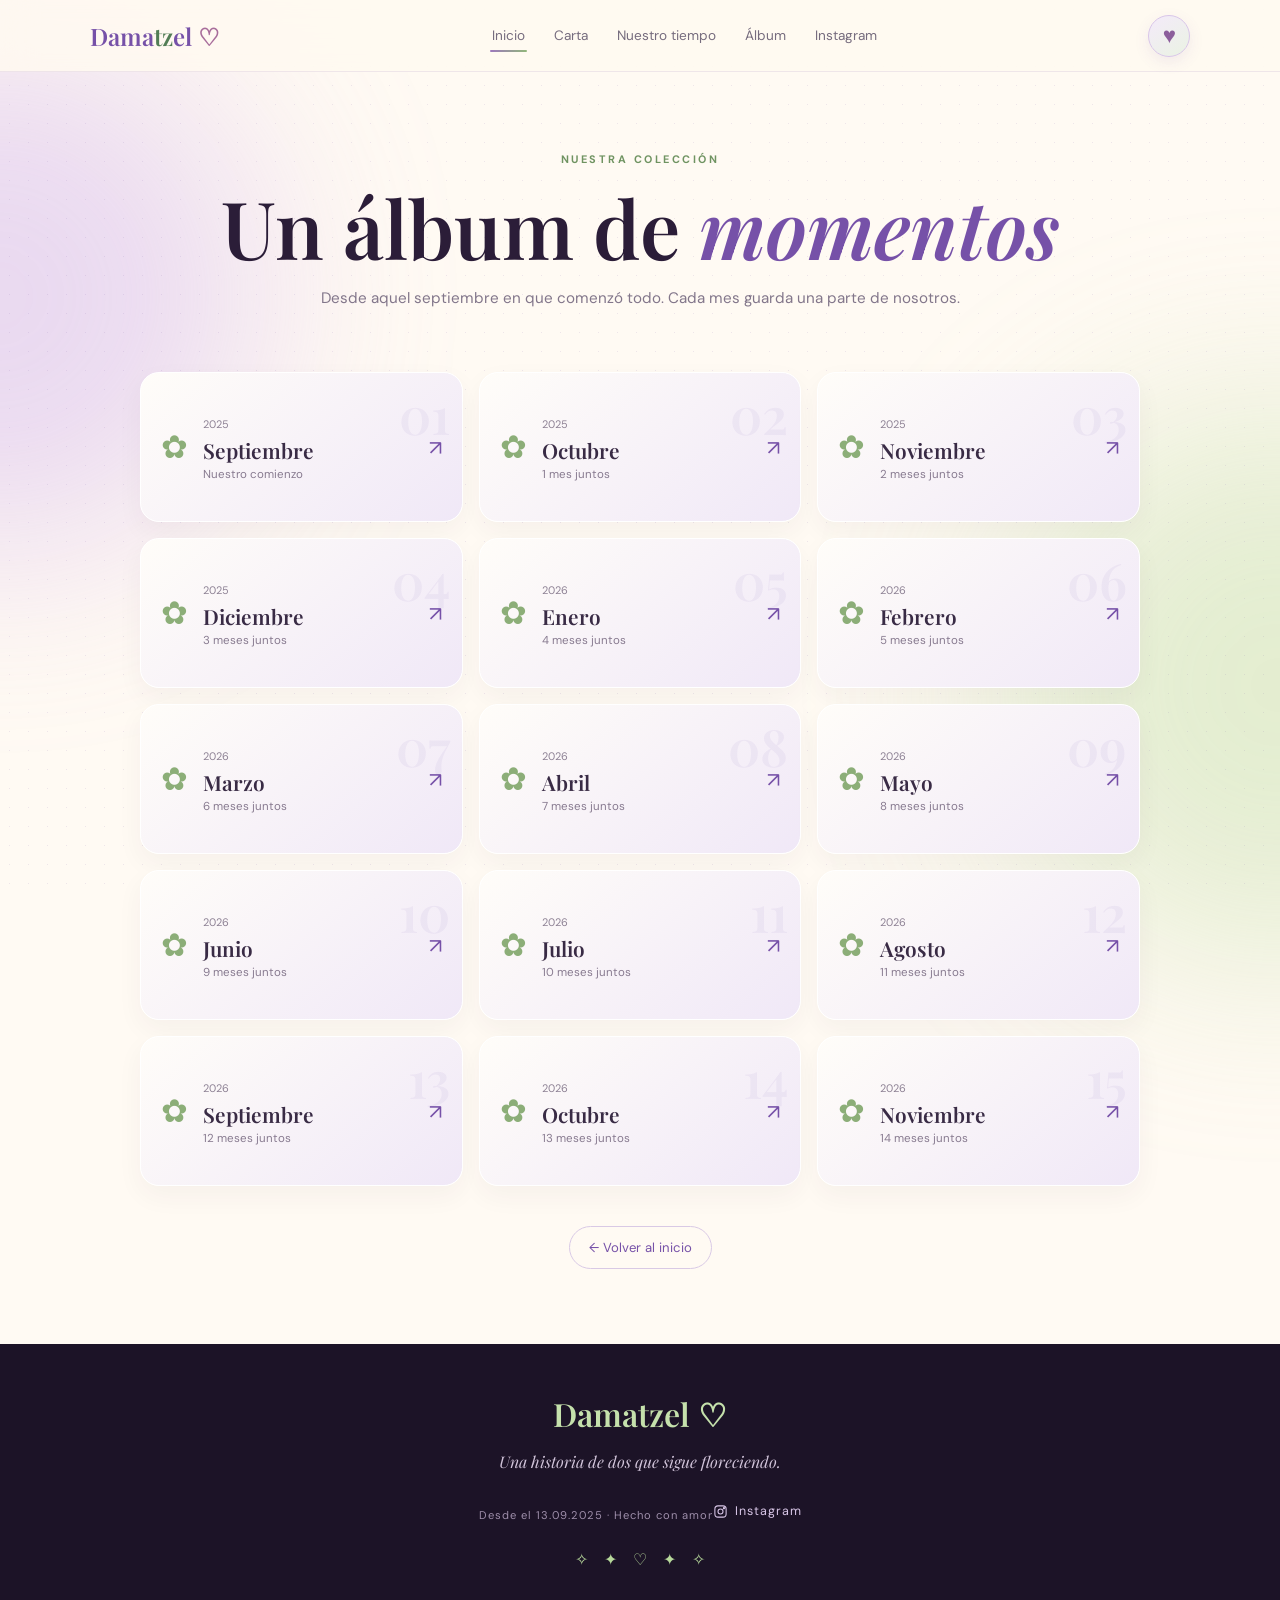
<file: album.html>
<!DOCTYPE html><html lang="es"><head><meta charset="UTF-8"><meta name="viewport" content="width=device-width,initial-scale=1"><meta name="theme-color" content="#24152f"><title>Nuestro álbum · Damatzel</title><link rel="preconnect" href="https://fonts.googleapis.com"><link rel="preconnect" href="https://fonts.gstatic.com" crossorigin><link href="https://fonts.googleapis.com/css2?family=DM+Sans:wght@400;500;600;700&family=Playfair+Display:ital,wght@0,500;0,600;0,700;1,500;1,600&display=swap" rel="stylesheet"><link rel="stylesheet" href="css/style.css"><script defer src="https://cdn.vercel-insights.com/v1/script.js"></script></head><body><div class="page-glow glow-a"></div><div class="page-glow glow-b"></div><div class="grain"></div><nav class="navbar"><a class="brand" href="index.html">Dama<span>tz</span>el <i>♡</i></a><div class="nav-links"><a class="active" href="index.html#inicio">Inicio</a><a href="carta.html">Carta</a><a href="tiempo.html">Nuestro tiempo</a><a href="album.html">Álbum</a><a href="index.html#instagram">Instagram</a></div><button class="heart-launch" id="heartButton" aria-label="Lanzar letras D y Y"><span>♥</span></button></nav><main class="inner-page"><section class="page-hero"><span class="eyebrow">NUESTRA COLECCIÓN</span><h1>Un álbum de <em>momentos</em></h1><p>Desde aquel septiembre en que comenzó todo. Cada mes guarda una parte de nosotros.</p></section><div class="album-month-grid" id="albumMonths"></div><a class="back-link" href="index.html">← Volver al inicio</a></main><footer><a class="footer-brand" href="index.html">Damatzel ♡</a><p>Una historia de dos que sigue floreciendo.</p><small>Desde el 13.09.2025 · Hecho con amor</small><a class="footer-instagram" href="https://www.instagram.com/_bryqnn" target="_blank" rel="noopener" aria-label="Instagram de Yatzel"><svg viewBox="0 0 24 24" aria-hidden="true"><rect x="3" y="3" width="18" height="18" rx="5"></rect><circle cx="12" cy="12" r="4"></circle><circle cx="17.5" cy="6.8" r="1"></circle></svg><span>Instagram</span></a><div class="footer-stars">✧　✦　♡　✦　✧</div></footer><div class="hearts-layer" id="heartsLayer" aria-hidden="true"></div><script src="js/app.js"></script><script src="js/pages.js"></script></body></html>
</file>
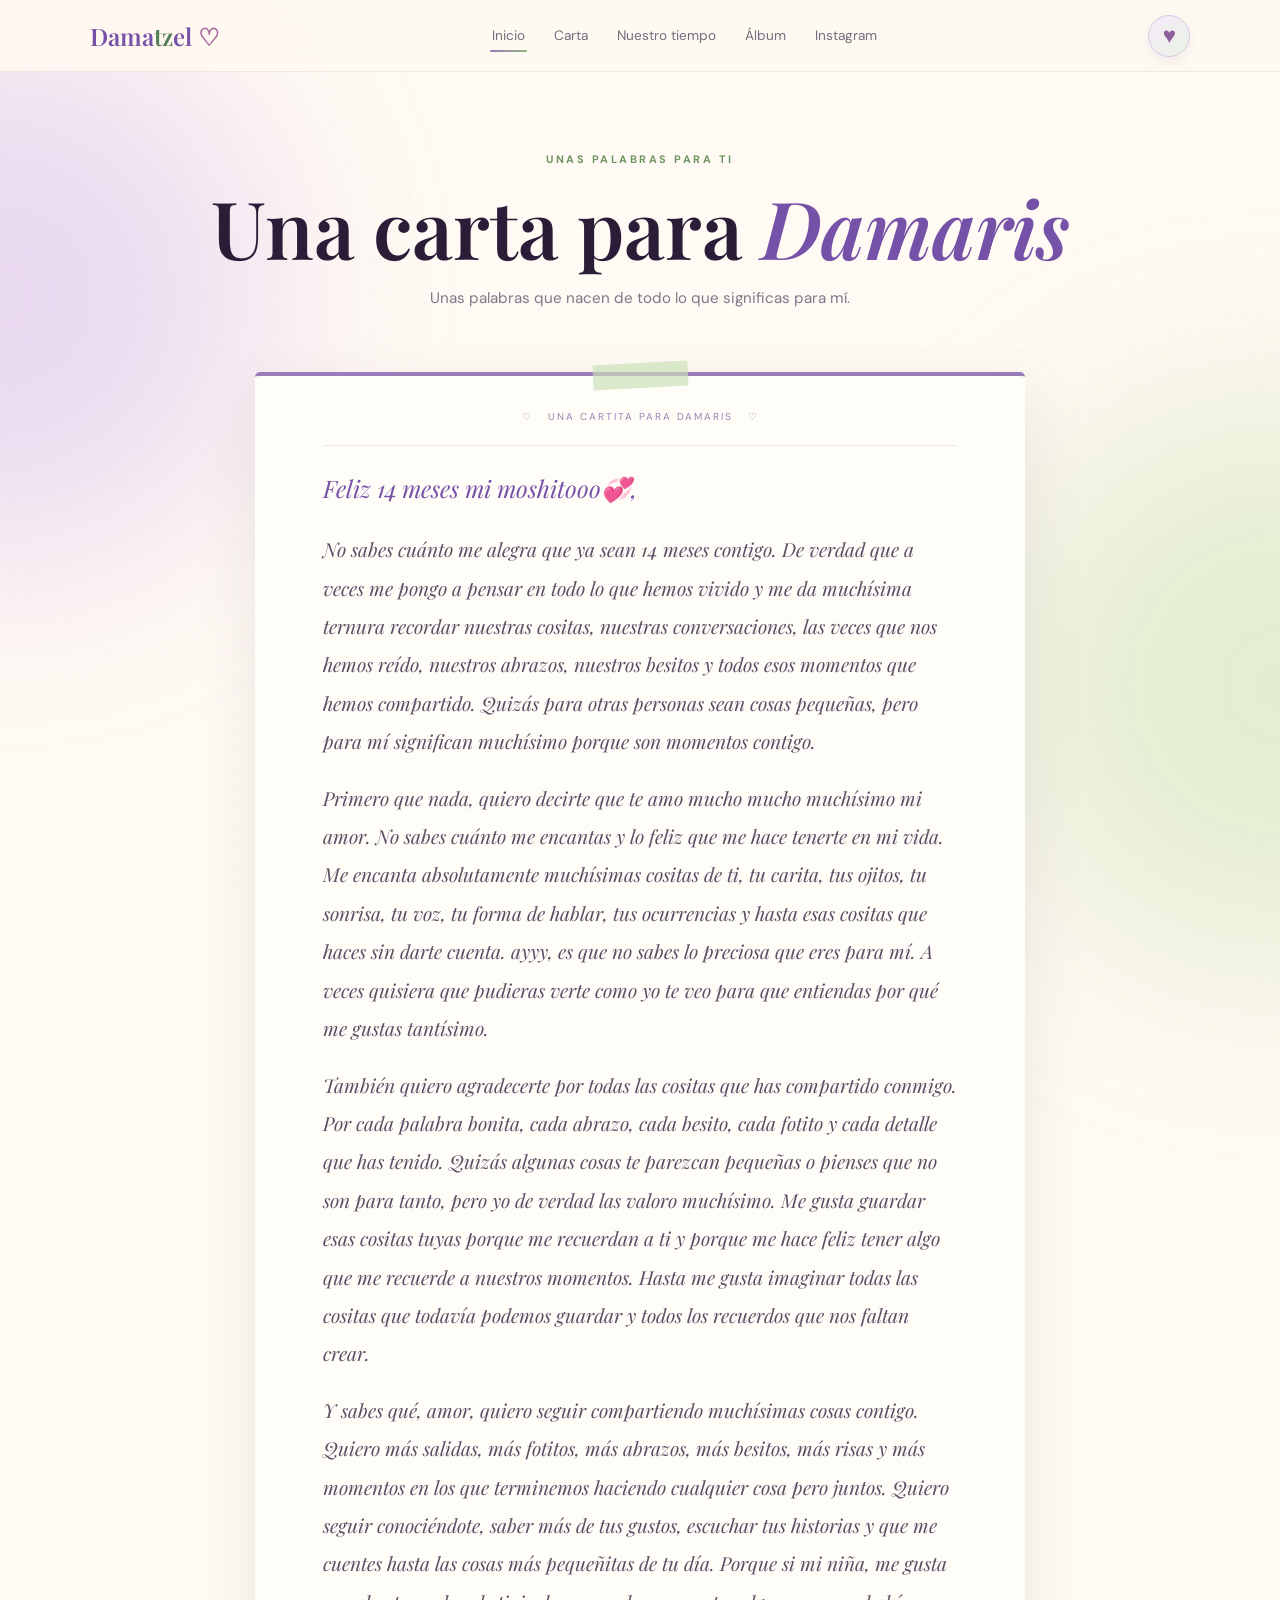
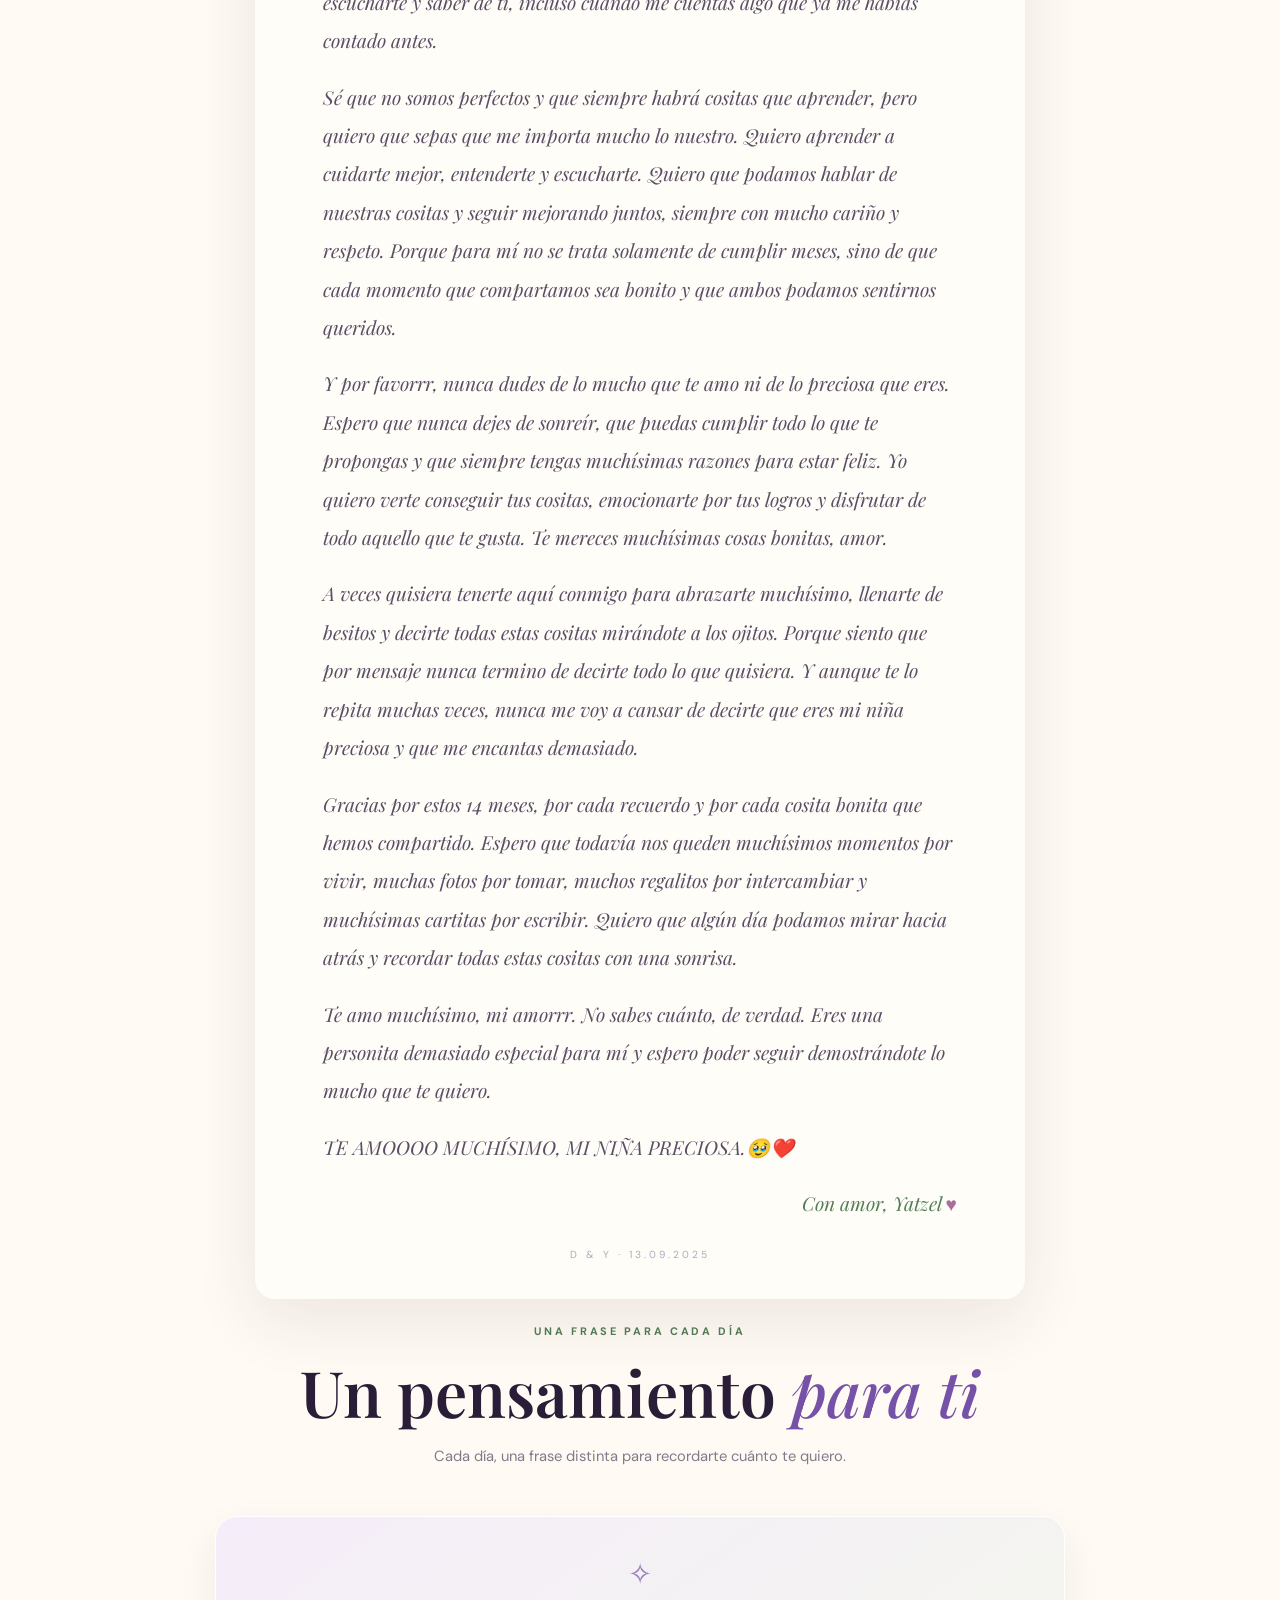
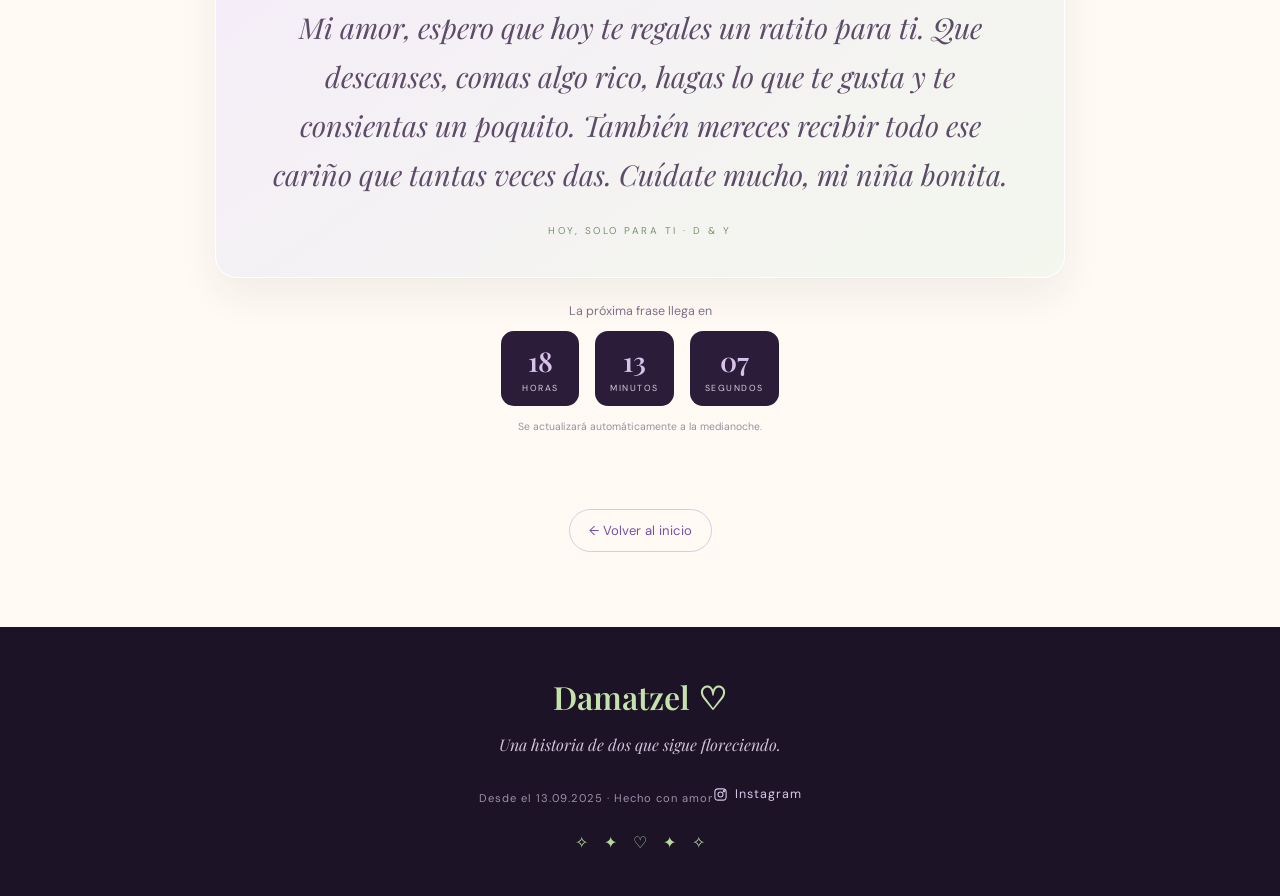
<file: carta.html>
<!DOCTYPE html><html lang="es"><head><meta charset="UTF-8"><meta name="viewport" content="width=device-width,initial-scale=1"><meta name="theme-color" content="#24152f"><title>Nuestra carta · Damatzel</title><link rel="preconnect" href="https://fonts.googleapis.com"><link rel="preconnect" href="https://fonts.gstatic.com" crossorigin><link href="https://fonts.googleapis.com/css2?family=DM+Sans:wght@400;500;600;700&family=Playfair+Display:ital,wght@0,500;0,600;0,700;1,500;1,600&display=swap" rel="stylesheet"><link rel="stylesheet" href="css/style.css"><script defer src="https://cdn.vercel-insights.com/v1/script.js"></script></head><body><div class="page-glow glow-a"></div><div class="page-glow glow-b"></div><div class="grain"></div><nav class="navbar"><a class="brand" href="index.html">Dama<span>tz</span>el <i>♡</i></a><div class="nav-links"><a class="active" href="index.html#inicio">Inicio</a><a href="carta.html">Carta</a><a href="tiempo.html">Nuestro tiempo</a><a href="album.html">Álbum</a><a href="index.html#instagram">Instagram</a></div><button class="heart-launch" id="heartButton" aria-label="Lanzar letras D y Y"><span>♥</span></button></nav><main class="inner-page">
 <section class="page-hero"><span class="eyebrow">UNAS PALABRAS PARA TI</span><h1>Una carta para <em>Damaris</em></h1><p>Unas palabras que nacen de todo lo que significas para mí.</p></section>
 <div class="dedication-stack"><article class="letter reveal"><div class="letter-tape"></div><div class="letter-top">♡ &nbsp; UNA CARTITA PARA DAMARIS &nbsp; ♡</div><div class="letter-body">
  <p class="dear">Feliz 14 meses mi moshitooo💞,</p>
  <p>No sabes cuánto me alegra que ya sean 14 meses contigo. De verdad que a veces me pongo a pensar en todo lo que hemos vivido y me da muchísima ternura recordar nuestras cositas, nuestras conversaciones, las veces que nos hemos reído, nuestros abrazos, nuestros besitos y todos esos momentos que hemos compartido. Quizás para otras personas sean cosas pequeñas, pero para mí significan muchísimo porque son momentos contigo.</p>
  <p>Primero que nada, quiero decirte que te amo mucho mucho muchísimo mi amor. No sabes cuánto me encantas y lo feliz que me hace tenerte en mi vida. Me encanta absolutamente muchísimas cositas de ti, tu carita, tus ojitos, tu sonrisa, tu voz, tu forma de hablar, tus ocurrencias y hasta esas cositas que haces sin darte cuenta. ayyy, es que no sabes lo preciosa que eres para mí. A veces quisiera que pudieras verte como yo te veo para que entiendas por qué me gustas tantísimo.</p>
  <p>También quiero agradecerte por todas las cositas que has compartido conmigo. Por cada palabra bonita, cada abrazo, cada besito, cada fotito y cada detalle que has tenido. Quizás algunas cosas te parezcan pequeñas o pienses que no son para tanto, pero yo de verdad las valoro muchísimo. Me gusta guardar esas cositas tuyas porque me recuerdan a ti y porque me hace feliz tener algo que me recuerde a nuestros momentos. Hasta me gusta imaginar todas las cositas que todavía podemos guardar y todos los recuerdos que nos faltan crear.</p>
  <p>Y sabes qué, amor, quiero seguir compartiendo muchísimas cosas contigo. Quiero más salidas, más fotitos, más abrazos, más besitos, más risas y más momentos en los que terminemos haciendo cualquier cosa pero juntos. Quiero seguir conociéndote, saber más de tus gustos, escuchar tus historias y que me cuentes hasta las cosas más pequeñitas de tu día. Porque si mi niña, me gusta escucharte y saber de ti, incluso cuando me cuentas algo que ya me habías contado antes.</p>
  <p>Sé que no somos perfectos y que siempre habrá cositas que aprender, pero quiero que sepas que me importa mucho lo nuestro. Quiero aprender a cuidarte mejor, entenderte y escucharte. Quiero que podamos hablar de nuestras cositas y seguir mejorando juntos, siempre con mucho cariño y respeto. Porque para mí no se trata solamente de cumplir meses, sino de que cada momento que compartamos sea bonito y que ambos podamos sentirnos queridos.</p>
  <p>Y por favorrr, nunca dudes de lo mucho que te amo ni de lo preciosa que eres. Espero que nunca dejes de sonreír, que puedas cumplir todo lo que te propongas y que siempre tengas muchísimas razones para estar feliz. Yo quiero verte conseguir tus cositas, emocionarte por tus logros y disfrutar de todo aquello que te gusta. Te mereces muchísimas cosas bonitas, amor.</p>
  <p>A veces quisiera tenerte aquí conmigo para abrazarte muchísimo, llenarte de besitos y decirte todas estas cositas mirándote a los ojitos. Porque siento que por mensaje nunca termino de decirte todo lo que quisiera. Y aunque te lo repita muchas veces, nunca me voy a cansar de decirte que eres mi niña preciosa y que me encantas demasiado.</p>
  <p>Gracias por estos 14 meses, por cada recuerdo y por cada cosita bonita que hemos compartido. Espero que todavía nos queden muchísimos momentos por vivir, muchas fotos por tomar, muchos regalitos por intercambiar y muchísimas cartitas por escribir. Quiero que algún día podamos mirar hacia atrás y recordar todas estas cositas con una sonrisa.</p>
  <p>Te amo muchísimo, mi amorrr. No sabes cuánto, de verdad. Eres una personita demasiado especial para mí y espero poder seguir demostrándote lo mucho que te quiero.</p>
  <p>TE AMOOOO MUCHÍSIMO, MI NIÑA PRECIOSA.🥹❤️</p>
  <p class="signature">Con amor, Yatzel <b>♥</b></p>
 </div><div class="letter-foot">D & Y · 13.09.2025</div></article></div>
 <section class="daily-note-section">
  <div class="section-head"><span class="eyebrow">UNA FRASE PARA CADA DÍA</span><h2>Un pensamiento <em>para ti</em></h2><p>Cada día, una frase distinta para recordarte cuánto te quiero.</p></div>
  <article class="daily-note-card reveal"><span class="daily-note-spark">✧</span><p id="dailyPhrase">Cada día guardaré una frase nueva para ti. ♡</p><span class="daily-note-footer"><span id="phraseDate">HOY, SOLO PARA TI</span> · D & Y</span></article>
  <div class="daily-countdown"><span>La próxima frase llega en</span><div class="daily-countdown-grid"><div><b id="phraseHours">00</b><small>HORAS</small></div><div><b id="phraseMinutes">00</b><small>MINUTOS</small></div><div><b id="phraseSeconds">00</b><small>SEGUNDOS</small></div></div><small class="daily-countdown-caption">Se actualizará automáticamente a la medianoche.</small></div>
 </section>
 <a class="back-link" href="index.html">← Volver al inicio</a>
</main>
<footer><a class="footer-brand" href="index.html">Damatzel ♡</a><p>Una historia de dos que sigue floreciendo.</p><small>Desde el 13.09.2025 · Hecho con amor</small><a class="footer-instagram" href="https://www.instagram.com/_bryqnn" target="_blank" rel="noopener" aria-label="Instagram de Yatzel"><svg viewBox="0 0 24 24" aria-hidden="true"><rect x="3" y="3" width="18" height="18" rx="5"></rect><circle cx="12" cy="12" r="4"></circle><circle cx="17.5" cy="6.8" r="1"></circle></svg><span>Instagram</span></a><div class="footer-stars">✧　✦　♡　✦　✧</div></footer><div class="hearts-layer" id="heartsLayer" aria-hidden="true"></div>
<script src="js/app.js"></script><script src="frases.js"></script><script src="js/daily-phrase.js"></script>
</body></html>
</file>
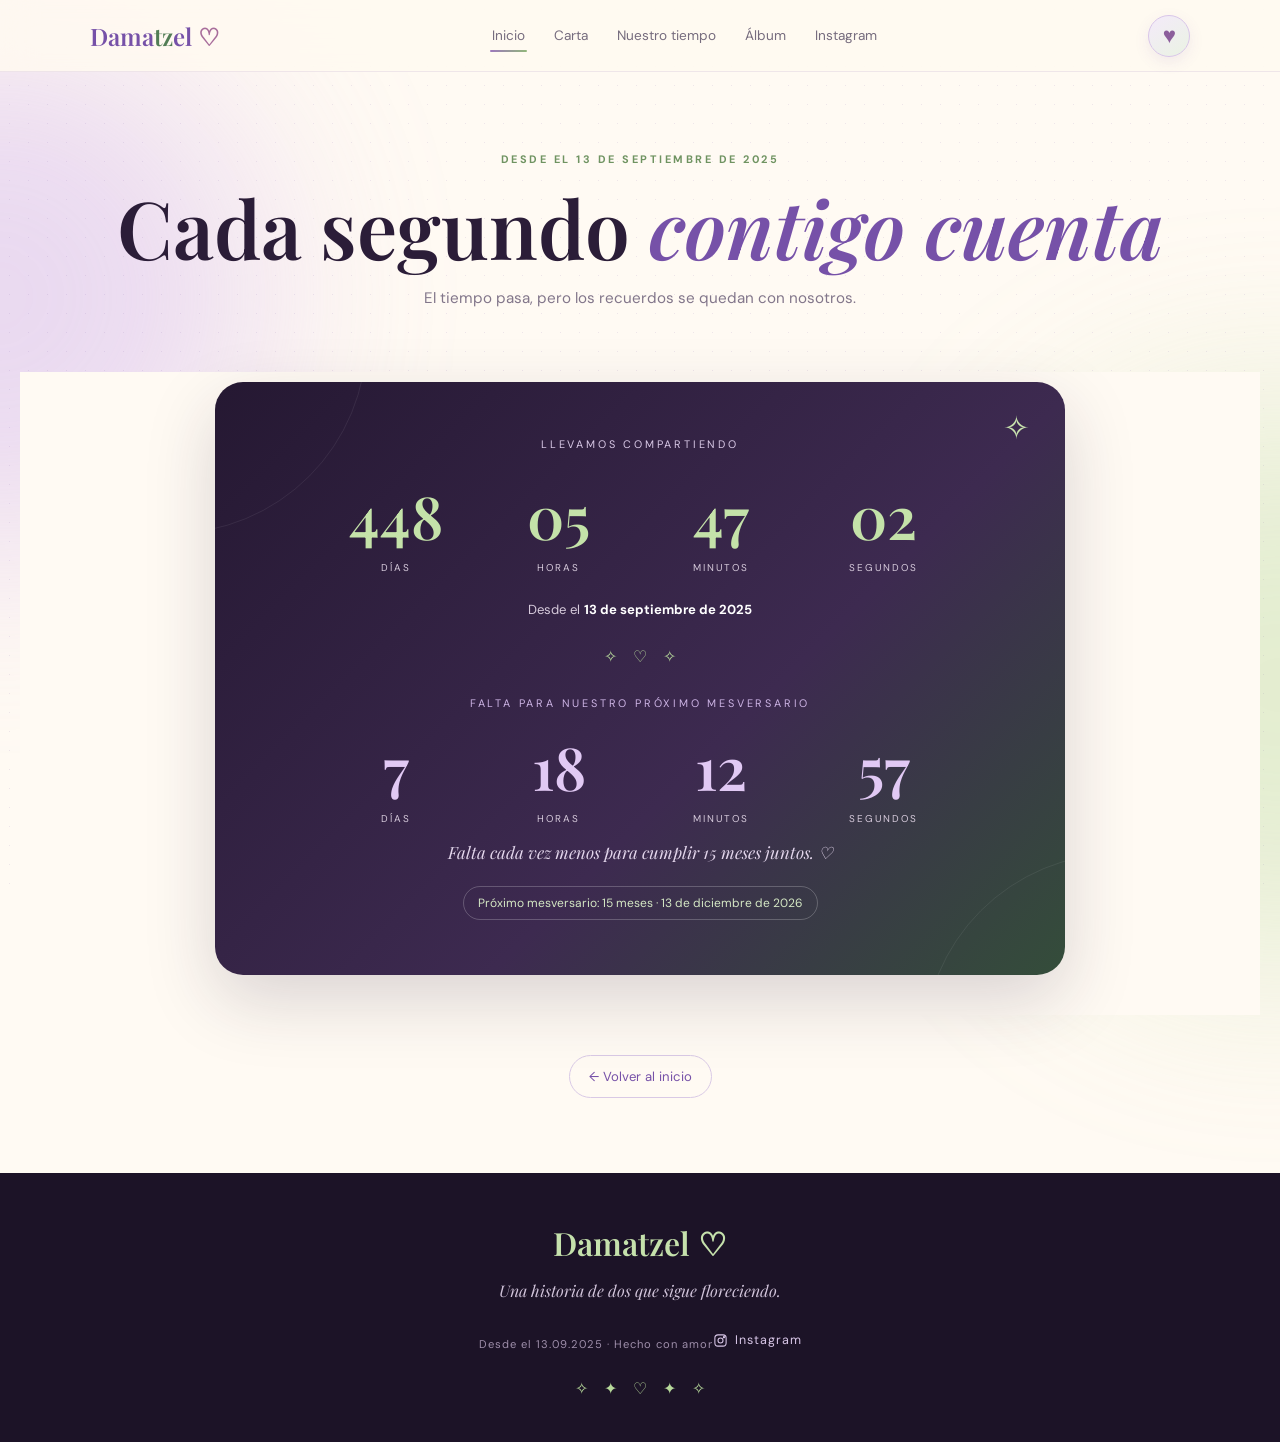
<file: tiempo.html>
<!DOCTYPE html><html lang="es"><head><meta charset="UTF-8"><meta name="viewport" content="width=device-width,initial-scale=1"><meta name="theme-color" content="#24152f"><title>Nuestro tiempo · Damatzel</title><link rel="preconnect" href="https://fonts.googleapis.com"><link rel="preconnect" href="https://fonts.gstatic.com" crossorigin><link href="https://fonts.googleapis.com/css2?family=DM+Sans:wght@400;500;600;700&family=Playfair+Display:ital,wght@0,500;0,600;0,700;1,500;1,600&display=swap" rel="stylesheet"><link rel="stylesheet" href="css/style.css"><script defer src="https://cdn.vercel-insights.com/v1/script.js"></script></head><body><div class="page-glow glow-a"></div><div class="page-glow glow-b"></div><div class="grain"></div><nav class="navbar"><a class="brand" href="index.html">Dama<span>tz</span>el <i>♡</i></a><div class="nav-links"><a class="active" href="index.html#inicio">Inicio</a><a href="carta.html">Carta</a><a href="tiempo.html">Nuestro tiempo</a><a href="album.html">Álbum</a><a href="index.html#instagram">Instagram</a></div><button class="heart-launch" id="heartButton" aria-label="Lanzar letras D y Y"><span>♥</span></button></nav><main class="inner-page"><section class="page-hero"><span class="eyebrow">DESDE EL 13 DE SEPTIEMBRE DE 2025</span><h1>Cada segundo <em>contigo cuenta</em></h1><p>El tiempo pasa, pero los recuerdos se quedan con nosotros.</p></section><section class="time-section section time-page-section"><div class="time-card reveal"><div class="card-sparkle">✧</div><div class="time-label">LLEVAMOS COMPARTIENDO</div><div class="elapsed-grid"><div><strong id="totalDays">—</strong><span>DÍAS</span></div><div><strong id="elapsedHours">—</strong><span>HORAS</span></div><div><strong id="elapsedMinutes">—</strong><span>MINUTOS</span></div><div><strong id="elapsedSeconds">—</strong><span>SEGUNDOS</span></div></div><div class="since-date">Desde el <b>13 de septiembre de 2025</b></div><div class="divider-heart">✧　♡　✧</div><div class="next-label">FALTA PARA NUESTRO PRÓXIMO MESVERSARIO</div><div class="countdown-grid"><div><strong id="cdDays">—</strong><span>DÍAS</span></div><div><strong id="cdHours">—</strong><span>HORAS</span></div><div><strong id="cdMinutes">—</strong><span>MINUTOS</span></div><div><strong id="cdSeconds">—</strong><span>SEGUNDOS</span></div></div><p class="next-caption" id="nextCaption">Cada día es un recuerdo más. ♡</p><div class="month-badge" id="monthBadge">Nuestro próximo mesversario</div></div></section><a class="back-link" href="index.html">← Volver al inicio</a></main><footer><a class="footer-brand" href="index.html">Damatzel ♡</a><p>Una historia de dos que sigue floreciendo.</p><small>Desde el 13.09.2025 · Hecho con amor</small><a class="footer-instagram" href="https://www.instagram.com/_bryqnn" target="_blank" rel="noopener" aria-label="Instagram de Yatzel"><svg viewBox="0 0 24 24" aria-hidden="true"><rect x="3" y="3" width="18" height="18" rx="5"></rect><circle cx="12" cy="12" r="4"></circle><circle cx="17.5" cy="6.8" r="1"></circle></svg><span>Instagram</span></a><div class="footer-stars">✧　✦　♡　✦　✧</div></footer><div class="hearts-layer" id="heartsLayer" aria-hidden="true"></div><script src="js/app.js"></script><script src="js/pages.js"></script></body></html>
</file>
<file: css/style.css>
*{box-sizing:border-box}html{scroll-behavior:smooth}body{margin:0;color:#30243b;background:#fffaf3;font-family:"DM Sans",sans-serif;overflow-x:hidden}a{color:inherit;text-decoration:none}button{font:inherit}.page-glow{position:fixed;z-index:-3;pointer-events:none;border-radius:50%;filter:blur(100px);opacity:.38}.glow-a{width:520px;height:520px;background:#c7a4ed;top:4%;left:-260px}.glow-b{width:560px;height:560px;background:#b8d99b;right:-280px;top:45%}.grain{position:fixed;inset:0;z-index:-2;pointer-events:none;opacity:.12;background-image:radial-gradient(#7651a8 0.6px,transparent .6px);background-size:19px 19px}.navbar{height:72px;position:sticky;top:0;z-index:20;display:flex;align-items:center;justify-content:space-between;padding:0 clamp(18px,7vw,100px);background:#fffaf0dc;backdrop-filter:blur(17px);border-bottom:1px solid #7651a81e}.brand,.footer-brand{font:600 1.5rem "Playfair Display";color:#7651a8}.brand span{color:#527d55}.brand i{font-style:normal;color:#a86d9b}.nav-links{display:flex;gap:25px;color:#766c7e;font-size:.85rem}.nav-links a:hover{color:#7651a8}.heart-launch{width:42px;height:42px;border-radius:50%;border:1px solid #d8c5e8;background:linear-gradient(145deg,#f4eafa,#eaf3e3);color:#8c5e9c;font-size:1.4rem;cursor:pointer;box-shadow:0 5px 15px #7651a81a;transition:.25s}.heart-launch:hover{transform:scale(1.12) rotate(-10deg)}.hero{min-height:calc(100vh - 72px);display:grid;place-items:center;text-align:center;position:relative;overflow:hidden;background:radial-gradient(ellipse at 50% 45%,#fff 0,#fffaf4 43%,#eee5f7 100%)}.hero:before{content:"";position:absolute;inset:0;background:radial-gradient(ellipse at 15% 20%,#c8a9e64c,transparent 35%),radial-gradient(ellipse at 85% 75%,#b7d99b5c,transparent 36%)}.hero-inner{position:relative;z-index:2;padding:65px 20px 95px;animation:heroIn 1.2s both}.pill{display:inline-flex;gap:9px;align-items:center;border:1px solid #bba3d2;border-radius:99px;padding:9px 17px;color:#527d55;background:#ffffffb8;font-size:.67rem;letter-spacing:2px}.pill span{color:#a86d9b}.names{margin:34px 0 7px;color:#887393;letter-spacing:5px;font-size:.78rem}.names b{color:#709766;margin:0 7px}.hero h1{font:600 clamp(4.2rem,13vw,9.7rem)/1 "Playfair Display";letter-spacing:-5px;color:#281a37;margin:0;text-shadow:0 12px 35px #7651a81c}.hero h1 span{color:#7b9c68;font-size:.48em;vertical-align:top;margin-left:8px;display:inline-block;animation:heartbeat 1.8s infinite}.hero-copy{font:italic clamp(1.1rem,3vw,1.5rem) "Playfair Display";color:#776780;margin:23px 0 30px}.main-btn{display:inline-flex;gap:18px;align-items:center;background:#2b1c3a;color:#fff;padding:15px 24px;border-radius:99px;box-shadow:0 12px 30px #2b1c3a26;transition:.3s}.main-btn:hover{background:#7651a8;transform:translateY(-4px)}.hero-date{margin-top:23px;font-size:.75rem;color:#8b7d91;letter-spacing:1px}.hero-date span{color:#a86d9b}.hero-stars i{position:absolute;font-style:normal;color:#9c7ab7;opacity:.5;animation:float 6s ease-in-out infinite}.hero-stars i:nth-child(1){left:12%;top:18%;font-size:2.5rem}.hero-stars i:nth-child(2){right:17%;top:20%;font-size:3rem;animation-delay:-2s}.hero-stars i:nth-child(3){left:19%;bottom:20%;font-size:2.3rem;animation-delay:-4s}.hero-stars i:nth-child(4){right:13%;bottom:24%;font-size:3.3rem;animation-delay:-1s}.hero-stars i:nth-child(5){left:30%;top:12%;font-size:1.2rem}.hero-stars i:nth-child(6){right:30%;bottom:12%;font-size:1.5rem}.hero-stars i:nth-child(7){left:7%;top:55%;font-size:1.4rem}.orbit{position:absolute;width:min(70vw,650px);height:min(70vw,650px);border:1px solid #9a7cbb25;border-radius:50%;animation:orbit 40s linear infinite}.orbit-two{width:min(90vw,850px);height:min(90vw,850px);border-style:dashed;animation-direction:reverse}.hero-bottom{position:absolute;bottom:22px;left:0;right:0;display:flex;justify-content:space-around;color:#a093a7;font-size:.56rem;letter-spacing:2px}.ticker{overflow:hidden;background:#2b1c3a;color:#d9c7e8;padding:13px 0;white-space:nowrap}.ticker-track{display:flex;justify-content:space-around;gap:50px;min-width:900px;font-size:.66rem;letter-spacing:2.5px;animation:marquee 25s linear infinite}.ticker-track span:nth-child(even){color:#b7d99b}.section{padding:105px 22px}.section-head{text-align:center;max-width:700px;margin:0 auto 46px}.eyebrow{font-size:.68rem;letter-spacing:2.7px;color:#527d55;font-weight:700}.section-head h2{font:600 clamp(2.3rem,6vw,4rem)/1.15 "Playfair Display";color:#2a1d38;margin:15px 0}.section-head h2 em{color:#7651a8;font-weight:500}.section-head>p{color:#84798b;line-height:1.8;font-size:.92rem}.dedication{background:linear-gradient(140deg,#f0e6f9eF,#f8f4e9eF);position:relative}.dedication:before{content:"♡";position:absolute;right:4%;top:8%;font:10rem "Playfair Display";color:#7651a8;opacity:.06}.letter{max-width:770px;margin:auto;background:#fffdf8;border-radius:5px 5px 20px 20px;padding:34px clamp(24px,6vw,68px) 38px;box-shadow:0 22px 65px #3b2a4a18;position:relative;border-top:4px solid #9a7cbb}.letter-tape{position:absolute;width:95px;height:25px;top:-13px;left:calc(50% - 47px);background:#c9e0b7aa;transform:rotate(-3deg)}.letter-top{text-align:center;color:#9b83ae;font-size:.63rem;letter-spacing:2px;padding-bottom:22px;border-bottom:1px solid #eee5f0}.letter-body{font:italic clamp(1rem,2.1vw,1.2rem)/2 "Playfair Display";color:#5c4e65}.letter-body p{margin:18px 0}.letter-body .dear{font-size:1.5rem;color:#7651a8}.signature{text-align:right;color:#527d55!important}.signature b{color:#a86d9b}.letter-foot{text-align:center;font-size:.64rem;letter-spacing:3px;color:#b5a6bc;margin-top:25px}.quote-row{display:flex;justify-content:center;align-items:center;gap:16px;margin:45px auto 0;color:#7651a8}.quote-row span{font:3rem "Playfair Display";color:#a77eb5}.quote-row p{font:italic 1.1rem "Playfair Display";color:#796b82;text-align:center}.time-section{background:#fffaf3}.time-card{max-width:850px;margin:auto;background:linear-gradient(135deg,#251832,#3d2a50 60%,#344d3a);border-radius:28px;padding:clamp(28px,6vw,55px) 20px;color:#fff;text-align:center;position:relative;overflow:hidden;box-shadow:0 25px 70px #2a1b382c}.time-card:before,.time-card:after{content:"";position:absolute;border:1px solid #ffffff12;border-radius:50%;width:390px;height:390px;pointer-events:none}.time-card:before{left:-240px;top:-240px}.time-card:after{right:-250px;bottom:-270px}.card-sparkle{position:absolute;right:35px;top:25px;color:#c9e4ae;font-size:2rem}.time-label,.next-label{font-size:.68rem;letter-spacing:2.8px;color:#d9c9e7;position:relative}.elapsed-grid,.countdown-grid{display:grid;grid-template-columns:repeat(4,1fr);gap:10px;max-width:640px;margin:25px auto;position:relative}.elapsed-grid strong,.countdown-grid strong{display:block;font:600 clamp(2rem,6vw,3.7rem) "Playfair Display";color:#c4e2a9;font-variant-numeric:tabular-nums}.elapsed-grid span,.countdown-grid span{font-size:.62rem;letter-spacing:2px;color:#d7cbdc}.since-date{color:#d7cbdc;font-size:.82rem}.since-date b{color:#fff}.divider-heart{color:#b7d99b;margin:28px 0}.next-label{color:#cdb4e5}.countdown-grid{margin:17px auto 8px}.countdown-grid strong{color:#e1c9f4}.next-caption{color:#e2d5eb;font:italic 1.05rem "Playfair Display";margin:14px 0}.month-badge{display:inline-block;margin-top:9px;padding:8px 14px;border:1px solid #ffffff38;border-radius:99px;color:#d4e7c4;font-size:.75rem}.memories-section{background:linear-gradient(180deg,#f3eef8,#fbf8f0)}.folder-tip{max-width:850px;margin:0 auto 30px;padding:18px 22px;display:flex;gap:15px;align-items:center;background:#ffffffbd;border:1px solid #e5d9ef;border-radius:16px;box-shadow:0 9px 25px #49365a0b}.folder-icon{font-size:2rem}.folder-tip b{font:600 1.04rem "Playfair Display";color:#342640}.folder-tip p{font-size:.78rem;line-height:1.6;margin:5px 0 0;color:#83788b}.folder-tip code{background:#eee5f5;padding:2px 5px;border-radius:4px;color:#7651a8}.folder-heart{margin-left:auto;color:#9c7ab7;font-size:2rem}.memory-grid{max-width:1050px;margin:auto;display:grid;grid-template-columns:repeat(3,1fr);gap:20px}.memory-card{background:#fff;border:1px solid #e8e0eb;border-radius:18px;overflow:hidden;box-shadow:0 8px 25px #30243b0b;transition:transform .35s,box-shadow .35s;animation:cardIn .65s both}.memory-card:hover{transform:translateY(-7px);box-shadow:0 18px 35px #30243b19}.memory-photo{height:220px;background:linear-gradient(140deg,#e9def4,#e6efdc);position:relative;overflow:hidden;display:grid;place-items:center;cursor:zoom-in}.memory-photo img{width:100%;height:100%;object-fit:cover;transition:transform .7s}.memory-card:hover .memory-photo img{transform:scale(1.06)}.photo-placeholder{text-align:center;color:#89769a;padding:15px}.photo-placeholder .big-heart{display:block;font-size:2rem;color:#a77eb5;margin-bottom:8px}.photo-placeholder b{display:block;font:600 1.3rem "Playfair Display"}.photo-placeholder small{display:block;margin-top:6px;font-size:.7rem;color:#8d8194}.memory-info{padding:17px 18px 19px}.memory-info h3{font:600 1.23rem "Playfair Display";margin:0 0 5px;color:#392b45}.memory-info p{margin:0;color:#8a7e90;font-size:.76rem}.memory-info .filename{margin-top:12px;padding:7px 9px;background:#f4eff8;border-radius:7px;color:#7651a8;font:.68rem "DM Sans";overflow-wrap:anywhere}.end-note{text-align:center;margin:45px 0 0;color:#887b90;font:italic 1.25rem "Playfair Display"}.end-note span{color:#a86d9b}.song-section{background:linear-gradient(135deg,#eee5f7,#eaf2e2)}.song-card{max-width:900px;margin:auto;display:grid;grid-template-columns:250px 1fr;gap:30px;align-items:center;padding:clamp(22px,4vw,40px);border-radius:25px;background:#fffdf4d9;box-shadow:0 20px 60px #39274716;border:1px solid #fff}.vinyl-wrap{display:grid;place-items:center;position:relative;min-height:220px}.vinyl{width:190px;height:190px;border-radius:50%;background:repeating-radial-gradient(circle,#21182a 0 3px,#35273f 4px 6px);display:grid;place-items:center;box-shadow:0 12px 28px #21152f40;animation:spin 14s linear infinite}.vinyl-center{width:65px;height:65px;border-radius:50%;background:linear-gradient(135deg,#c9b0e3,#b8d99b);display:grid;place-items:center;font:600 1rem "Playfair Display";color:#30243b}.vinyl-center span{color:#8d5b9c}.vinyl-note{position:absolute;right:12px;bottom:22px;font-size:2.5rem;color:#7651a8;transform:rotate(15deg)}.song-kicker{font-size:.62rem;letter-spacing:2px;color:#527d55}.song-content h3{font:600 1.8rem "Playfair Display";margin:9px 0;color:#2b1d38}.song-content>p{color:#817589;font-size:.82rem;line-height:1.6}.song-content code{background:#eee5f5;padding:2px 5px;border-radius:4px;color:#7651a8}.spotify-frame{margin-top:17px;min-height:100px}.spotify-frame iframe{width:100%;height:152px;border:0;border-radius:12px}.spotify-empty{height:105px;border-radius:13px;background:#261b31;color:#c9e4ae;display:flex;flex-direction:column;justify-content:center;align-items:center;gap:5px}.spotify-empty span{font-size:1.4rem}.spotify-empty b{font:600 1rem "Playfair Display"}.spotify-empty small{font-size:.68rem;color:#c8bacf}.spotify-link{display:inline-block;margin-top:10px;color:#527d55;font-size:.8rem;font-weight:700}.lyrics-card{max-width:900px;margin:22px auto 0;padding:22px 27px;border-radius:18px;background:#ffffffb8;border:1px solid #ffffff;box-shadow:0 12px 35px #3927470c}.lyrics-heading{display:flex;gap:13px;align-items:center;color:#9a78ad}.lyrics-heading div{flex:1}.lyrics-heading b{display:block;font:600 1.08rem "Playfair Display";color:#382a43}.lyrics-heading small{display:block;color:#8a7d90;font-size:.7rem;margin-top:4px}.lyrics-text{text-align:center;font:italic 1.05rem/1.8 "Playfair Display";color:#66566e;padding:20px 10px 5px}.lyrics-text small{font: .72rem/1.6 "DM Sans";color:#9a8da0}.promises-section{background:#fffaf3}.promise-grid{max-width:950px;margin:auto;display:grid;grid-template-columns:repeat(4,1fr);gap:15px}.promise{padding:25px 19px;border-radius:18px;background:linear-gradient(145deg,#f5eefb,#f0f5e9);border:1px solid #fff;box-shadow:0 10px 25px #3523400b;transition:.3s}.promise:hover{transform:translateY(-6px) rotate(-1deg)}.promise>span{font-size:1.8rem}.promise h3{font:600 1.1rem "Playfair Display";color:#3c2d48;margin:14px 0 8px}.promise p{font-size:.78rem;line-height:1.65;color:#82768a;margin:0}.final-section{text-align:center;padding:80px 20px 90px;background:radial-gradient(ellipse at center,#4c365c,#241832 72%);color:#f7effb}.final-heart{font-size:3rem;color:#c6e1ae;animation:heartbeat 1.8s infinite}.final-section p{font:italic 1.2rem "Playfair Display";color:#d8c9e1;margin:18px 0 8px}.final-section h2{font:600 clamp(2rem,5vw,3.6rem) "Playfair Display";margin:0 0 22px}.final-section>span{font-size:.62rem;letter-spacing:2.5px;color:#c4d9b3}footer{text-align:center;padding:48px 20px 42px;background:#1c1327;color:#e9dff0}.footer-brand{font-size:2rem;color:#c5e1ac}footer p{font:italic 1rem "Playfair Display";color:#d0c3d9}footer small{font-size:.7rem;color:#9e8eaa;letter-spacing:1px}.footer-stars{color:#b7d99b;margin-top:23px}.lightbox{display:none;position:fixed;inset:0;z-index:50;background:#160d20ed;place-items:center;padding:35px}.lightbox.open{display:grid;animation:fadeIn .25s}.lightbox img{max-width:min(90vw,950px);max-height:78vh;object-fit:contain;border-radius:10px;box-shadow:0 20px 70px #0007}.lightbox p{color:#fff;font:italic 1rem "Playfair Display"}.lightbox-close{position:absolute;right:25px;top:15px;border:0;background:none;color:#fff;font-size:2.5rem;cursor:pointer}.hearts-layer{position:fixed;inset:0;pointer-events:none;z-index:60;overflow:hidden}.burst-heart{position:absolute;bottom:-30px;animation:heartRise 3s ease-out forwards;font:700 24px "Playfair Display";text-shadow:0 3px 10px #0001}@keyframes heroIn{from{opacity:0;transform:translateY(25px)}to{opacity:1;transform:none}}@keyframes float{50%{transform:translateY(-20px) rotate(12deg)}}@keyframes orbit{to{transform:rotate(360deg)}}@keyframes heartbeat{50%{transform:scale(1.2)}}@keyframes marquee{to{transform:translateX(-25%)}}@keyframes cardIn{from{opacity:0;transform:translateY(18px)}to{opacity:1;transform:none}}@keyframes fadeIn{from{opacity:0}to{opacity:1}}@keyframes spin{to{transform:rotate(360deg)}}@keyframes heartRise{0%{transform:translateY(0) scale(.5) rotate(0);opacity:0}15%{opacity:1}100%{transform:translateY(-110vh) scale(1.5) rotate(30deg);opacity:0}}.reveal{opacity:0;transform:translateY(22px);transition:opacity .75s ease,transform .75s ease}.reveal.visible{opacity:1;transform:none}@media(max-width:800px){.nav-links{gap:13px}.nav-links a{font-size:.73rem}.memory-grid{grid-template-columns:repeat(2,1fr)}.promise-grid{grid-template-columns:repeat(2,1fr)}.song-card{grid-template-columns:190px 1fr}.vinyl{width:155px;height:155px}.section{padding:80px 18px}}@media(max-width:560px){.navbar{height:62px;padding:0 13px}.nav-links{gap:9px}.nav-links a{font-size:.66rem}.nav-links a:nth-child(1){display:none}.brand{font-size:1.25rem}.heart-launch{width:36px;height:36px}.hero{min-height:calc(92vh - 62px)}.hero h1{font-size:clamp(3.7rem,17vw,5.5rem);letter-spacing:-3px}.pill{font-size:.55rem;letter-spacing:1px}.hero-stars i:nth-child(1){left:5%}.hero-stars i:nth-child(2){right:5%}.hero-bottom{font-size:.47rem;letter-spacing:1px}.memory-grid{grid-template-columns:1fr}.memory-photo{height:230px}.elapsed-grid,.countdown-grid{gap:4px}.elapsed-grid span,.countdown-grid span{font-size:.49rem;letter-spacing:1px}.elapsed-grid strong,.countdown-grid strong{font-size:clamp(1.65rem,9vw,2.4rem)}.folder-tip{align-items:flex-start;padding:15px}.folder-heart{display:none}.song-card{grid-template-columns:1fr;text-align:center;gap:5px}.vinyl-wrap{min-height:180px}.vinyl{width:150px;height:150px}.song-content h3{font-size:1.6rem}.promise-grid{gap:10px}.promise{padding:20px 14px}.letter{padding:29px 23px}.section-head{margin-bottom:32px}.quote-row{gap:6px}.quote-row p{font-size:1rem}}

/* Paginas independientes, album mensual y enlaces */
.nav-links a{white-space:nowrap}.instagram-section{background:linear-gradient(135deg,#f5eff9,#edf4e8)}.instagram-card{max-width:520px;margin:0 auto;display:flex;align-items:center;gap:17px;padding:22px 25px;border:1px solid #fff;border-radius:20px;background:#ffffffc9;box-shadow:0 14px 35px #39274712;transition:.3s}.instagram-card:hover{transform:translateY(-5px);box-shadow:0 20px 45px #3927471c}.instagram-icon{width:52px;height:52px;border-radius:16px;display:grid;place-items:center;background:linear-gradient(135deg,#eadcf5,#dff0d5);font-size:2rem;color:#7651a8}.instagram-card b,.instagram-card small{display:block}.instagram-card b{font:600 1.2rem 'Playfair Display';color:#392b45}.instagram-card small{font-size:.75rem;color:#8a7e90;margin-top:4px}.instagram-arrow{margin-left:auto;color:#7651a8;font-size:1.5rem}.inner-page{min-height:70vh;padding:0 20px 75px}.page-hero{text-align:center;padding:75px 15px 45px}.page-hero .eyebrow{font-size:.68rem;letter-spacing:2.5px;color:#6f9361}.page-hero h1{font:600 clamp(2.6rem,7vw,5rem)/1.1 'Playfair Display';color:#2b1d38;margin:15px 0}.page-hero h1 em{color:#7651a8}.page-hero p{color:#82768a;font-size:.95rem;line-height:1.7}.dedication-stack{max-width:850px;margin:auto;display:grid;gap:22px}.note-card{padding:28px 32px;border:1px solid #fff;border-radius:19px;background:#fffdf8d9;box-shadow:0 12px 30px #3927470d}.note-card>span{font-size:.65rem;letter-spacing:2px;color:#6e9361}.note-card h2{font:600 1.7rem 'Playfair Display';color:#392b45;margin:10px 0}.note-card p{font:1rem/1.85 'Playfair Display';color:#75677e;margin:0}.back-link{display:block;width:max-content;margin:40px auto 0;padding:12px 19px;border:1px solid #d9c9e5;border-radius:99px;color:#7651a8;background:#fffaf3;font-size:.82rem}.back-link:hover{background:#f1e9f7}.time-page-section{padding:10px 0 40px}.timeline{max-width:720px;margin:0 auto;display:grid;gap:16px}.timeline-item{padding:22px 26px;border-left:3px solid #9c7ab7;border-radius:0 15px 15px 0;background:#ffffffb8}.timeline-item span{font-size:.65rem;letter-spacing:2px;color:#6e9361}.timeline-item h2{font:600 1.5rem 'Playfair Display';margin:7px 0;color:#392b45}.timeline-item p{margin:0;color:#82768a;line-height:1.7;font-size:.86rem}.album-month-grid{max-width:1000px;margin:0 auto;display:grid;grid-template-columns:repeat(3,minmax(0,1fr));gap:16px}.album-month-card{min-height:150px;padding:20px;display:flex;align-items:center;gap:15px;position:relative;overflow:hidden;border:1px solid #fff;border-radius:19px;background:linear-gradient(140deg,#fffdf9,#f0e8f7);box-shadow:0 10px 27px #3927470c;transition:.3s}.album-month-card:hover{transform:translateY(-5px);box-shadow:0 18px 36px #39274719}.month-number{position:absolute;right:12px;top:7px;font:600 3.2rem 'Playfair Display';color:#7651a810}.month-flower{font-size:2rem;color:#8cae78}.album-month-card small{font-size:.68rem;color:#8d8194}.album-month-card h2{font:600 1.3rem 'Playfair Display';margin:3px 0;color:#392b45}.album-month-card p{font-size:.72rem;color:#887b90;margin:0}.month-open{margin-left:auto;color:#7651a8;font-size:1.3rem}.month-photo-grid{max-width:1050px;margin:0 auto;display:grid;grid-template-columns:repeat(3,minmax(0,1fr));gap:18px}.month-photo-card{aspect-ratio:4/5;position:relative;overflow:hidden;border:1px solid #fff;border-radius:17px;background:linear-gradient(145deg,#eee3f5,#e8f0df);box-shadow:0 10px 25px #39274712}.month-photo-card img{width:100%;height:100%;object-fit:cover;display:block}.month-photo-placeholder{position:absolute;inset:0;display:grid;place-content:center;text-align:center;color:#9a82ac;gap:8px}.month-photo-placeholder span{font-size:2rem}.month-photo-placeholder b{font:italic 1rem 'Playfair Display';font-weight:500}.month-photo-placeholder[hidden]{display:none}
@media(max-width:900px){.album-month-grid{grid-template-columns:repeat(2,minmax(0,1fr))}.month-photo-grid{grid-template-columns:repeat(2,minmax(0,1fr))}}
@media(max-width:620px){.navbar{height:auto;min-height:62px;padding:10px 12px;gap:9px;flex-wrap:wrap}.brand{font-size:1.25rem}.nav-links{order:3;width:100%;justify-content:flex-start;overflow-x:auto;gap:19px;padding:4px 1px 6px;scrollbar-width:none}.nav-links::-webkit-scrollbar{display:none}.nav-links a{font-size:.75rem}.heart-launch{margin-left:auto}.hero{min-height:calc(86vh - 90px)}.hero-inner{padding:55px 15px 80px}.hero h1{font-size:clamp(3.5rem,16vw,5.4rem)}.section{padding:65px 16px}.section-head h2{font-size:clamp(2rem,9vw,3rem)}.song-card{grid-template-columns:1fr;text-align:center}.song-card .vinyl-wrap{min-height:165px}.song-content h3{font-size:1.55rem}.lyrics-card{padding:19px 17px}.inner-page{padding:0 14px 55px}.page-hero{padding:55px 8px 30px}.page-hero h1{font-size:clamp(2.4rem,11vw,3.7rem)}.dedication-stack{gap:15px}.letter{padding:26px 20px}.note-card{padding:23px 22px}.album-month-grid{grid-template-columns:1fr;gap:11px}.album-month-card{min-height:115px;padding:16px}.month-photo-grid{grid-template-columns:repeat(2,minmax(0,1fr));gap:10px}.time-card{padding:28px 12px}.elapsed-grid,.countdown-grid{gap:3px}.elapsed-grid strong,.countdown-grid strong{font-size:clamp(1.45rem,8vw,2.3rem)}.elapsed-grid span,.countdown-grid span{font-size:.48rem;letter-spacing:1px}.instagram-card{padding:17px}.final-section{padding:65px 18px}.final-section h2{font-size:2.25rem}}
@media(max-width:370px){.nav-links{gap:14px}.nav-links a{font-size:.68rem}.month-photo-grid{grid-template-columns:1fr}.elapsed-grid strong,.countdown-grid strong{font-size:1.35rem}}

/* Navegación y fotos decorativas */
.navbar{gap:18px;min-width:0}.nav-links{align-items:center;min-width:0;flex:1;justify-content:center;gap:clamp(12px,2vw,25px)}
.nav-links a{white-space:nowrap;padding:9px 2px;position:relative}.nav-links a.active:after{content:"";position:absolute;left:0;right:0;bottom:1px;height:2px;border-radius:2px;background:linear-gradient(90deg,#9d78bd,#91b77a)}
.heart-launch{flex:0 0 42px}.hero-photo-floats{position:absolute;inset:0;z-index:1;pointer-events:none}
.float-photo{position:absolute;width:clamp(105px,13vw,168px);padding:8px 8px 25px;background:#fffdf8;border:1px solid #e8deeb;box-shadow:0 16px 38px #38244925;border-radius:4px;animation:photoDrift 7s ease-in-out infinite}
.float-photo img{display:block;width:100%;height:clamp(90px,11vw,140px);object-fit:cover;background:linear-gradient(135deg,#d9c7e8,#c8dfb8)}
.float-photo span{position:absolute;bottom:7px;left:0;right:0;text-align:center;font:italic .67rem 'Playfair Display';color:#75647f}
.float-photo-one{left:8%;top:22%;transform:rotate(-10deg)}.float-photo-two{right:8%;top:23%;transform:rotate(9deg);animation-delay:-2.5s}
.float-photo-three{left:14%;bottom:12%;transform:rotate(7deg);animation-delay:-4s;width:clamp(90px,10vw,135px)}
@keyframes photoDrift{0%,100%{translate:0 0}50%{translate:0 -13px}}
.hero-inner{z-index:3}.home-collection{position:relative;overflow:hidden;background:linear-gradient(145deg,#f2eaf8,#f8f5ec 55%,#edf4e8);text-align:center}
.collection-preview{max-width:850px;min-height:260px;margin:0 auto 28px;display:flex;justify-content:center;align-items:center;gap:clamp(12px,4vw,45px)}
.collection-polaroid{width:clamp(130px,22vw,205px);padding:9px 9px 30px;background:#fff;border:1px solid #eee5f0;box-shadow:0 16px 35px #39274720;border-radius:4px;transition:transform .3s}
.collection-polaroid img{width:100%;aspect-ratio:4/5;display:block;object-fit:cover;background:linear-gradient(145deg,#e5d9f0,#dce9d2)}
.collection-polaroid span{display:block;padding-top:9px;font:italic .78rem 'Playfair Display';color:#786982}
.collection-polaroid-a{transform:rotate(-9deg) translateY(12px)}.collection-polaroid-b{transform:rotate(2deg) translateY(-10px);z-index:1}.collection-polaroid-c{transform:rotate(9deg) translateY(12px)}
.collection-polaroid:hover{transform:rotate(0) translateY(-10px) scale(1.04);z-index:2}.collection-button{margin:0 auto}
@media(max-width:760px){
.navbar{height:auto;min-height:64px;flex-wrap:wrap;padding:9px 12px;gap:7px}.brand{font-size:1.22rem}
.nav-links{order:3;flex:0 0 100%;width:100%;justify-content:flex-start;overflow-x:auto;gap:clamp(17px,5vw,28px);padding:3px 2px 8px;scrollbar-width:none;-webkit-overflow-scrolling:touch}
.nav-links::-webkit-scrollbar{display:none}.nav-links a{font-size:.78rem;flex:0 0 auto}.heart-launch{margin-left:auto}
.hero{min-height:calc(88vh - 100px)}.float-photo-one{left:3%;top:13%;width:100px}.float-photo-two{right:3%;top:15%;width:100px}.float-photo-three{left:5%;bottom:8%;width:88px}
.float-photo img{height:82px}.hero-inner{padding:110px 14px 100px}.hero-stars{opacity:.45}
.collection-preview{min-height:190px;gap:8px}.collection-polaroid{width:29%;padding:6px 6px 23px}.collection-polaroid span{font-size:.59rem}}
@media(max-width:390px){.nav-links{gap:15px}.nav-links a{font-size:.72rem}.float-photo-one{top:8%;left:2%;width:82px}.float-photo-two{top:10%;right:2%;width:82px}.float-photo-three{display:none}.float-photo img{height:68px}.hero-inner{padding-top:100px}}

/* Galería de 14 meses exclusiva de la portada */
.home-month-grid{width:min(1120px,100%);margin:0 auto;display:grid;grid-template-columns:repeat(4,minmax(0,1fr));gap:18px}
.home-month-photo{position:relative;display:block;overflow:hidden;aspect-ratio:4/5;border-radius:18px;background:linear-gradient(145deg,#e8def1,#e6efdc);box-shadow:0 10px 28px #35234012;border:1px solid #ffffff;transition:transform .3s,box-shadow .3s}
.home-month-photo:hover{transform:translateY(-6px);box-shadow:0 18px 35px #35234020}
.home-month-photo>img{position:absolute;inset:0;width:100%;height:100%;object-fit:cover;display:block}
.home-month-photo:after{content:"";position:absolute;inset:45% 0 0;background:linear-gradient(transparent,#24172dc9);pointer-events:none}
.home-month-placeholder{position:absolute;inset:0;display:flex;flex-direction:column;justify-content:center;align-items:center;gap:8px;color:#8f72a7;background:linear-gradient(145deg,#e9def2,#e8f0df)}
.home-month-placeholder span{font-size:2rem}.home-month-placeholder b{font:600 1.2rem 'Playfair Display'}.home-month-placeholder small{font-size:.72rem}
.home-month-placeholder[hidden]{display:none}
.home-month-label{position:absolute;z-index:2;bottom:14px;left:15px;color:white;text-shadow:0 2px 8px #0008}
.home-month-label b,.home-month-label small{display:block}.home-month-label b{font:600 1.1rem 'Playfair Display'}.home-month-label small{font-size:.7rem;opacity:.85;margin-top:3px}
.home-letter-section{background:linear-gradient(145deg,#f1e9f7,#fbf7ef 60%,#edf4e8)}
.home-letter-section .letter{max-width:950px}
.home-letter-link{margin-top:28px}
.daily-note-section{padding:20px 0 35px}
.daily-note-card{max-width:850px;margin:0 auto;padding:38px clamp(24px,5vw,55px);text-align:center;position:relative;border-radius:22px;background:linear-gradient(145deg,#f5edf9,#f3f7ed);border:1px solid #fff;box-shadow:0 16px 40px #39274712}
.daily-note-card p{font:italic clamp(1.25rem,3vw,1.8rem)/1.7 'Playfair Display';color:#5d4c68;margin:10px 0 20px}
.daily-note-spark{font-size:1.8rem;color:#9c7ab7}.daily-note-footer{font-size:.62rem;letter-spacing:2.5px;color:#79936e}
.daily-countdown{text-align:center;margin:25px auto 0;color:#81748a;font-size:.78rem}
.daily-countdown-grid{display:flex;justify-content:center;gap:16px;margin:12px auto}
.daily-countdown-grid div{min-width:78px;padding:12px 15px;border-radius:13px;background:#2b1c3a;color:white}
.daily-countdown-grid b,.daily-countdown-grid small{display:block}
.daily-countdown-grid b{font:600 1.7rem 'Playfair Display';color:#d8c2eb;font-variant-numeric:tabular-nums}
.daily-countdown-grid small{font-size:.55rem;letter-spacing:1.5px;color:#d8cddd;margin-top:3px}
.daily-countdown-caption{color:#9b8fa2}
@media(max-width:900px){.home-month-grid{grid-template-columns:repeat(3,minmax(0,1fr));gap:14px}}
@media(max-width:620px){.home-month-grid{grid-template-columns:repeat(2,minmax(0,1fr));gap:11px}.home-month-label{left:11px;bottom:10px}.home-month-label b{font-size:1rem}.daily-countdown-grid{gap:8px}.daily-countdown-grid div{min-width:68px;padding:10px 9px}.home-letter-section .letter{padding-left:20px;padding-right:20px}}

/* Ajuste definitivo del encabezado en pantallas pequeñas */
@media(max-width:760px){
 .navbar{display:grid!important;grid-template-columns:minmax(0,1fr) 42px;grid-template-rows:auto auto;align-items:center;column-gap:10px;row-gap:5px;height:auto!important;min-height:0;padding:9px 14px 7px!important;overflow:visible}
 .navbar .brand{grid-column:1;grid-row:1;justify-self:start;white-space:nowrap}
 .navbar .heart-launch{grid-column:2;grid-row:1;justify-self:end;margin:0;width:36px;height:36px}
 .navbar .nav-links{grid-column:1/-1;grid-row:2;order:initial!important;display:flex!important;flex-wrap:nowrap!important;width:100%;min-width:0;max-width:100%;justify-content:flex-start!important;align-items:center;gap:clamp(18px,5vw,27px)!important;padding:7px 2px 5px!important;margin:0;overflow-x:auto!important;overflow-y:hidden;white-space:nowrap;scrollbar-width:none;overscroll-behavior-x:contain}
 .navbar .nav-links::-webkit-scrollbar{display:none}
 .navbar .nav-links a{display:inline-flex;flex:0 0 auto!important;visibility:visible!important;white-space:nowrap;font-size:.78rem!important;line-height:1.5;padding:3px 0!important}
}
@media(max-width:360px){
 .navbar{padding-left:10px!important;padding-right:10px!important}
 .navbar .nav-links{gap:15px!important}
 .navbar .nav-links a{font-size:.72rem!important}
}
/* Lightbox de fotografías de la portada */
.home-month-photo{appearance:none;-webkit-appearance:none;border:0;padding:0;width:100%;text-align:left;cursor:zoom-in;font:inherit}
.photo-lightbox[hidden]{display:none}
.photo-lightbox{position:fixed;inset:0;z-index:1000;background:#160f20ed;display:flex;flex-direction:column;align-items:center;justify-content:center;padding:24px;backdrop-filter:blur(8px)}
.photo-lightbox img{max-width:min(92vw,1050px);max-height:82vh;object-fit:contain;border-radius:12px;box-shadow:0 20px 70px #0008}
.photo-lightbox p{color:#f4eafa;font:italic 1rem 'Playfair Display';margin:14px 0 0}
.photo-lightbox-close{position:absolute;top:18px;right:22px;width:44px;height:44px;border:1px solid #ffffff55;border-radius:50%;background:#ffffff18;color:white;font-size:2rem;line-height:1;cursor:pointer}
body.lightbox-open{overflow:hidden}

/* Playlist al final de la portada */
.playlist-section{background:linear-gradient(145deg,#f3ebf8,#f9f6ef 55%,#edf4e8);padding-bottom:clamp(70px,9vw,110px)}
.playlist-card{width:min(920px,100%);margin:0 auto;display:grid;grid-template-columns:220px minmax(0,1fr);gap:26px;align-items:start;padding:24px;border-radius:24px;background:#fffdfb;border:1px solid #eadfed;box-shadow:0 18px 50px #30213d12}
.playlist-cover{aspect-ratio:1;display:flex;flex-direction:column;justify-content:center;align-items:center;gap:9px;border-radius:17px;background:radial-gradient(circle at 30% 20%,#d7c3e8,transparent 45%),linear-gradient(145deg,#2d1d3b,#496342);color:#f9f3ff;box-shadow:inset 0 0 35px #ffffff18}
.playlist-cover span{font-size:3.5rem;color:#c9e0b3}.playlist-cover b{font:700 2rem 'Playfair Display'}.playlist-cover small{font-size:.75rem;letter-spacing:2px;text-transform:uppercase;opacity:.8}
.playlist-player h3{font:600 1.5rem 'Playfair Display';color:#34243d;margin:8px 0}
.playlist-player p{color:#84778a;font-size:.9rem;line-height:1.7;margin:0 0 15px}
.playlist-player iframe{display:block;border:0;border-radius:13px;max-width:100%}
.footer-instagram{display:inline-flex;align-items:center;gap:7px;margin:15px auto 7px;color:#d8c6e7;text-decoration:none;font-size:.78rem;letter-spacing:1px;transition:color .2s}
.footer-instagram:hover{color:#b8d99d}
.footer-instagram svg{width:15px;height:15px;fill:none;stroke:currentColor;stroke-width:1.7;stroke-linecap:round;stroke-linejoin:round}
@media(max-width:640px){.playlist-card{grid-template-columns:1fr;padding:17px;gap:18px}.playlist-cover{max-width:170px;width:100%;margin:0 auto}.playlist-player iframe{height:352px}}

/* netlify badge */
/* netlify badge */
div#__netlify-badge, 
a[href*="netlify.com/support"] {
  display: none !important;
}
</file>
